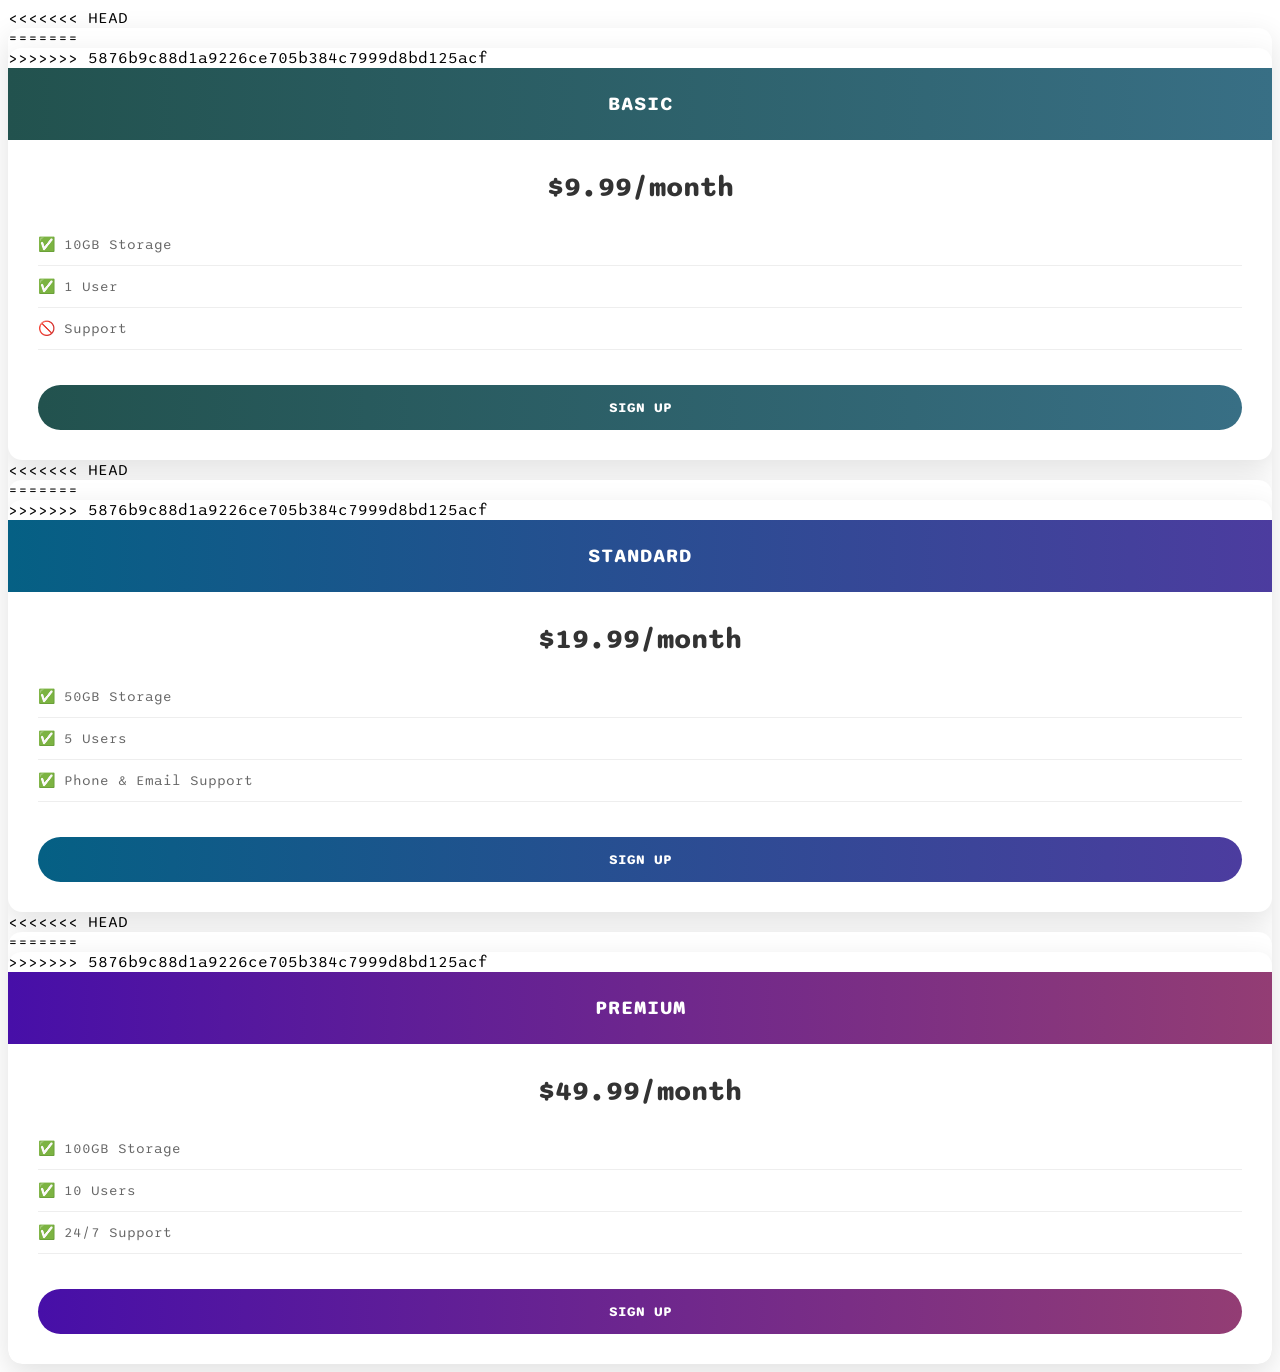
<file: index.html>
<!DOCTYPE html>
<html>
  <head>
    <title>Flexbox Pricing Table</title>
    <link rel="preconnect" href="https://fonts.googleapis.com" />
    <link rel="preconnect" href="https://fonts.gstatic.com" crossorigin />
    <link
      href="https://fonts.googleapis.com/css2?family=Sono:wght@400;700&display=swap"
      rel="stylesheet"
    />
    <style>
      body {
        font-family: "Sono", sans-serif;
      }
<<<<<<< HEAD
      .pricing-container{
        display: flex;
        justify-content: center;
        /* align-items:stretch;  */
        gap:30px;
        padding:60px 20px;
      }
      .pricing-plan{
        display:flex;
        flex-direction: column;
        flex:1;
        background: #fff;
        border-radius: 14px;
        box-shadow: 0 10px 30px rgba(0, 0, 0, 0.12);
        overflow: hidden;
      }
      .plan-title{
        padding:24px 10px;
        text-align: center;
        color:#fff;
        font-size: 20px;
        font-weight: 700;
        text-transform: uppercase;
        letter-spacing: 1px;
      }
      .plan-price{
        padding:30px 15px 10px;
        text-align: center;
        font-size: 28px;
        font-weight: 700;
        color:#333;
      }
      .plan-features{
        list-style: none;
        margin:0;
        padding:10px 30px;
        flex:1;
      }
      .plan-features li{
        padding:12px 0;
        border-bottom: 1px solid #eee;
        font-size: 14px;
        color:#666;
      }
      .plan-button{
        margin:25px 30px 30px;
        padding:14px;
        border:none;
        border-radius:30px;
        color:#fff;
        font-weight: 700;
        font-size: 14px;
        font-family: inherit;
        text-transform: uppercase;
        cursor: pointer;
      }
      .plan-button:hover{
        opacity:0.85;
      }
      /* ===== COLORS PER PLAN ===== */
      .basic .plan-title,
      .basic .plan-button {
          background: linear-gradient(90deg, #22524e, #386f85); 
      }
      .standard .plan-title,
      .standard .plan-button {
          background: linear-gradient(90deg, #056084, #4c3c9f); 
      }
      .premium .plan-title,
      .premium .plan-button {
          background: linear-gradient(90deg, #470fa8, #933d74);   
      }
      /* Hint: What can you do with a media query and flexbox? */
      @media (max-width: 1250px) {
        .pricing-container{
          display: flex;
          flex-direction: column;
        }
        .pricing-plan{
          width:100%;
        }
=======

      /* Hint: What can you do with a media query and flexbox? */
      @media (max-width: 1250px) {
>>>>>>> 5876b9c88d1a9226ce705b384c7999d8bd125acf
      }
    </style>
  </head>

  <body>
    <div class="pricing-container">
<<<<<<< HEAD
      <div class="pricing-plan basic">
=======
      <div class="pricing-plan">
>>>>>>> 5876b9c88d1a9226ce705b384c7999d8bd125acf
        <div class="plan-title">Basic</div>
        <div class="plan-price">$9.99/month</div>
        <ul class="plan-features">
          <li>✅ 10GB Storage</li>
          <li>✅ 1 User</li>
          <li>🚫 Support</li>
        </ul>
        <button class="plan-button">Sign Up</button>
      </div>
<<<<<<< HEAD
      <div class="pricing-plan standard">
=======
      <div class="pricing-plan">
>>>>>>> 5876b9c88d1a9226ce705b384c7999d8bd125acf
        <div class="plan-title">Standard</div>
        <div class="plan-price">$19.99/month</div>
        <ul class="plan-features">
          <li>✅ 50GB Storage</li>
          <li>✅ 5 Users</li>
          <li>✅ Phone &amp; Email Support</li>
        </ul>
        <button class="plan-button">Sign Up</button>
      </div>
<<<<<<< HEAD
      <div class="pricing-plan premium">
=======
      <div class="pricing-plan">
>>>>>>> 5876b9c88d1a9226ce705b384c7999d8bd125acf
        <div class="plan-title">Premium</div>
        <div class="plan-price">$49.99/month</div>
        <ul class="plan-features">
          <li>✅ 100GB Storage</li>
          <li>✅ 10 Users</li>
          <li>✅ 24/7 Support</li>
        </ul>
        <button class="plan-button">Sign Up</button>
      </div>
    </div>
  </body>
</html>
</file>
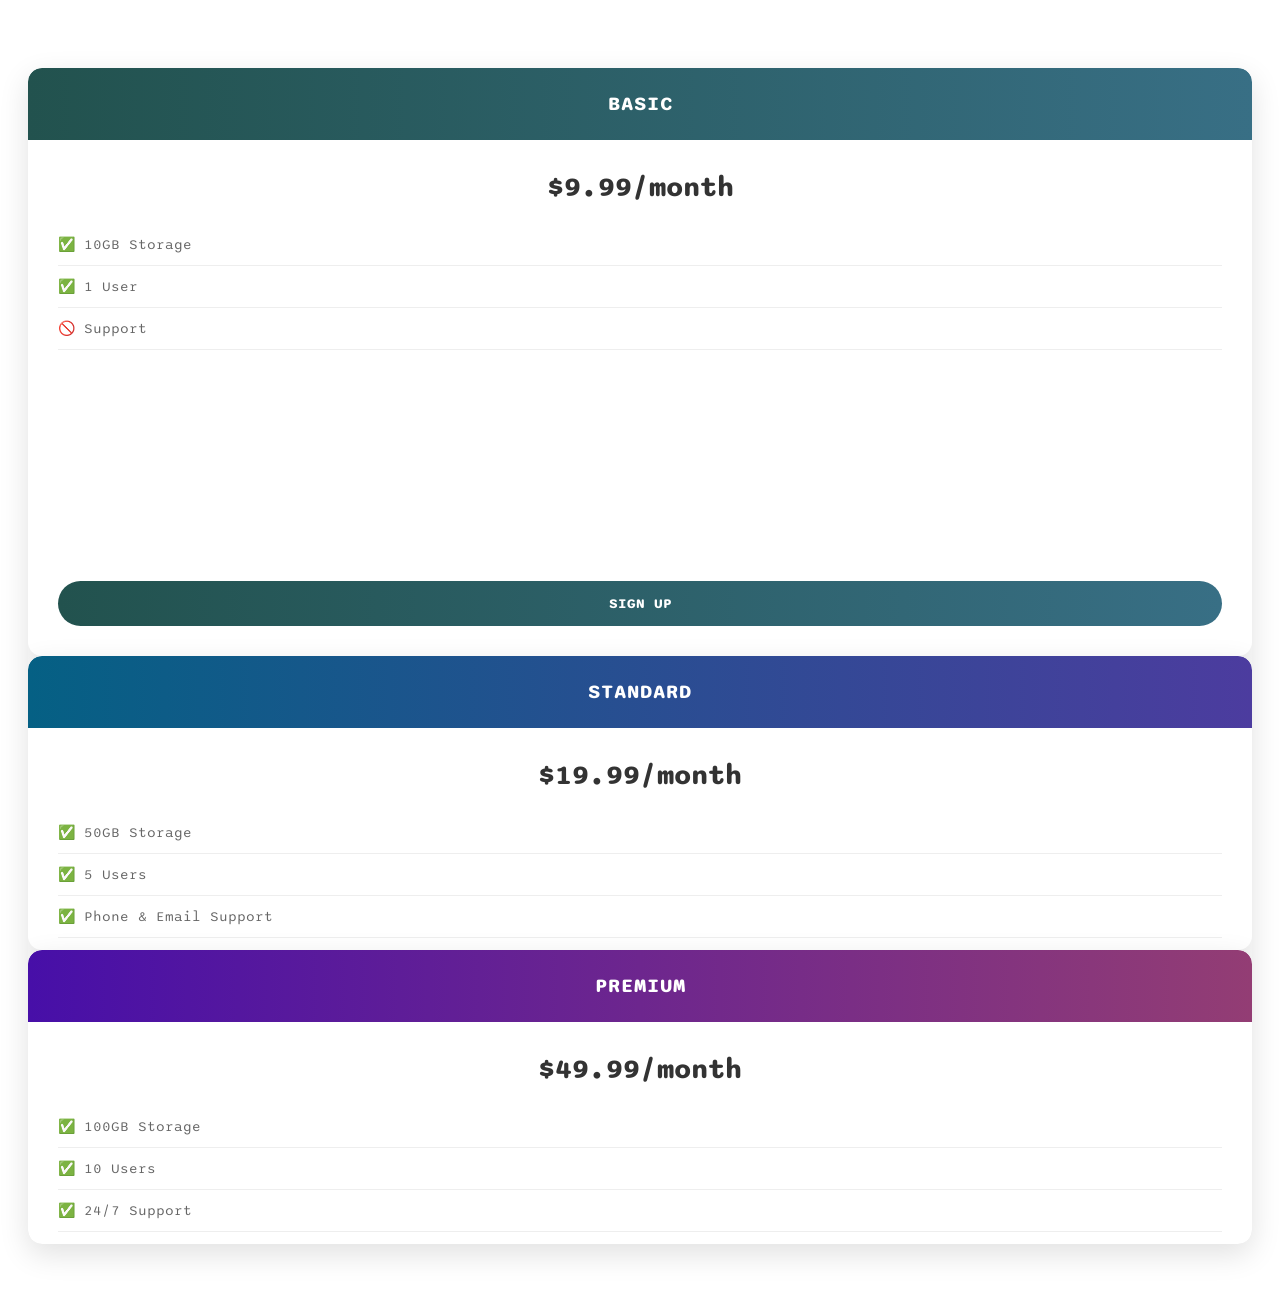
<file: EX 3/index.html>
<!DOCTYPE html>
<html>
  <head>
    <title>Flexbox Pricing Table</title>
    <link rel="preconnect" href="https://fonts.googleapis.com" />
    <link rel="preconnect" href="https://fonts.gstatic.com" crossorigin />
    <link
      href="https://fonts.googleapis.com/css2?family=Sono:wght@400;700&display=swap"
      rel="stylesheet"
    />
    <style>
      body {
        font-family: "Sono", sans-serif;
      }
      .pricing-container{
        display: flex;
        justify-content: center;
        /* align-items:stretch;  */
        gap:30px;
        padding:60px 20px;
      }
      .pricing-plan{
        display:flex;
        flex-direction: column;
        flex:1;
        background: #fff;
        border-radius: 14px;
        box-shadow: 0 10px 30px rgba(0, 0, 0, 0.12);
        overflow: hidden;
      }
      .plan-title{
        padding:24px 10px;
        text-align: center;
        color:#fff;
        font-size: 20px;
        font-weight: 700;
        text-transform: uppercase;
        letter-spacing: 1px;
      }
      .plan-price{
        padding:30px 15px 10px;
        text-align: center;
        font-size: 28px;
        font-weight: 700;
        color:#333;
      }
      .plan-features{
        list-style: none;
        margin:0;
        padding:10px 30px;
        flex:1;
      }
      .plan-features li{
        padding:12px 0;
        border-bottom: 1px solid #eee;
        font-size: 14px;
        color:#666;
      }
      .plan-button{
        margin:25px 30px 30px;
        padding:14px;
        border:none;
        border-radius:30px;
        color:#fff;
        font-weight: 700;
        font-size: 14px;
        font-family: inherit;
        text-transform: uppercase;
        cursor: pointer;
      }
      .plan-button:hover{
        opacity:0.85;
      }
      /* ===== COLORS PER PLAN ===== */
      .basic .plan-title,
      .basic .plan-button {
          background: linear-gradient(90deg, #22524e, #386f85); 
      }
      .standard .plan-title,
      .standard .plan-button {
          background: linear-gradient(90deg, #056084, #4c3c9f); 
      }
      .premium .plan-title,
      .premium .plan-button {
          background: linear-gradient(90deg, #470fa8, #933d74);   
      }
      /* Hint: What can you do with a media query and flexbox? */
      @media (max-width: 1250px) {
        .pricing-container{
          display: flex;
          flex-direction: column;
        }
      }
        .pricing-plan{
          width:100%;
        }

      /* Hint: What can you do with a media query and flexbox? */
      @media (max-width: 1250px) {
      }
    </style>
  </head>

  <body>
    <div class="pricing-container">

      <div class="pricing-plan basic">

      <div class="pricing-plan">
        <div class="plan-title">Basic</div>
        <div class="plan-price">$9.99/month</div>
        <ul class="plan-features">
          <li>✅ 10GB Storage</li>
          <li>✅ 1 User</li>
          <li>🚫 Support</li>
        </ul>
        <button class="plan-button">Sign Up</button>
      </div>
      <div class="pricing-plan standard">
      <div class="pricing-plan">
        <div class="plan-title">Standard</div>
        <div class="plan-price">$19.99/month</div>
        <ul class="plan-features">
          <li>✅ 50GB Storage</li>
          <li>✅ 5 Users</li>
          <li>✅ Phone &amp; Email Support</li>
        </ul>
        <button class="plan-button">Sign Up</button>
      </div>
      <div class="pricing-plan premium">
      <div class="pricing-plan">

        <div class="plan-title">Premium</div>
        <div class="plan-price">$49.99/month</div>
        <ul class="plan-features">
          <li>✅ 100GB Storage</li>
          <li>✅ 10 Users</li>
          <li>✅ 24/7 Support</li>
        </ul>
        <button class="plan-button">Sign Up</button>
      </div>
    </div>
  </body>
</html>
</file>
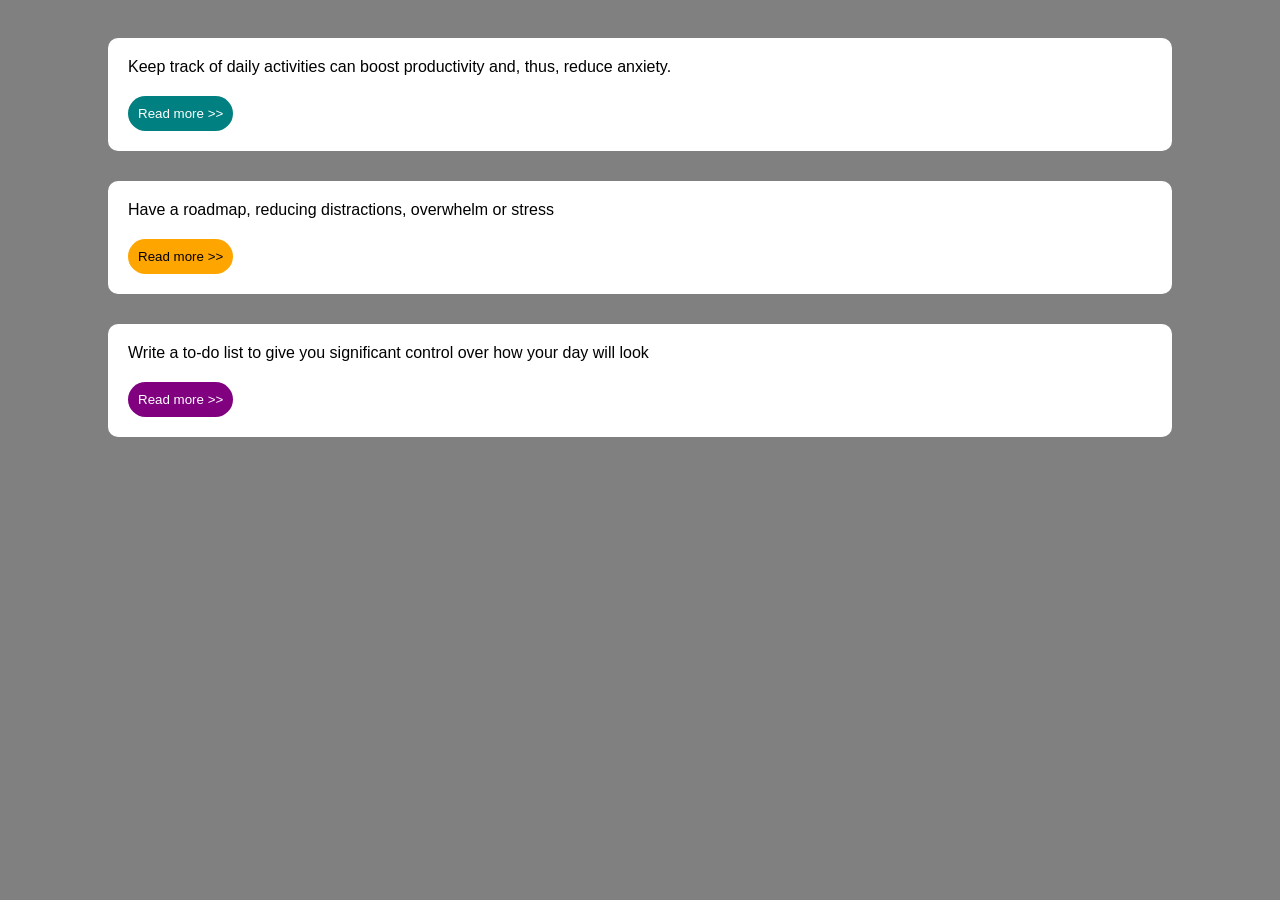
<file: START CODE/EX-1/index.html>
<!DOCTYPE html>
<html lang="en">
<head>
    <meta charset="UTF-8">
    <meta http-equiv="X-UA-Compatible" content="IE=edge">
    <meta name="viewport" content="width=device-width, initial-scale=1.0">
    <link rel="stylesheet" href="style.css">
</head>
<body>
    <div class="container">
    <div class="child">
      <p>Keep track of daily activities can boost productivity and, thus, reduce anxiety.</p>
      <button class="b color1">Read more >></button>
  </div>
  <div class="child">
      <p>Have a roadmap, reducing distractions, overwhelm or stress</p>
      <button class="b color2">Read more >></button>
  </div>
  <div class="child">
      <p>Write a to-do list to give you significant control over how your day will look</p>
      <button class="b color3">Read more >></button>
  </div>
    </div>
 
</body>
</html>
</file>
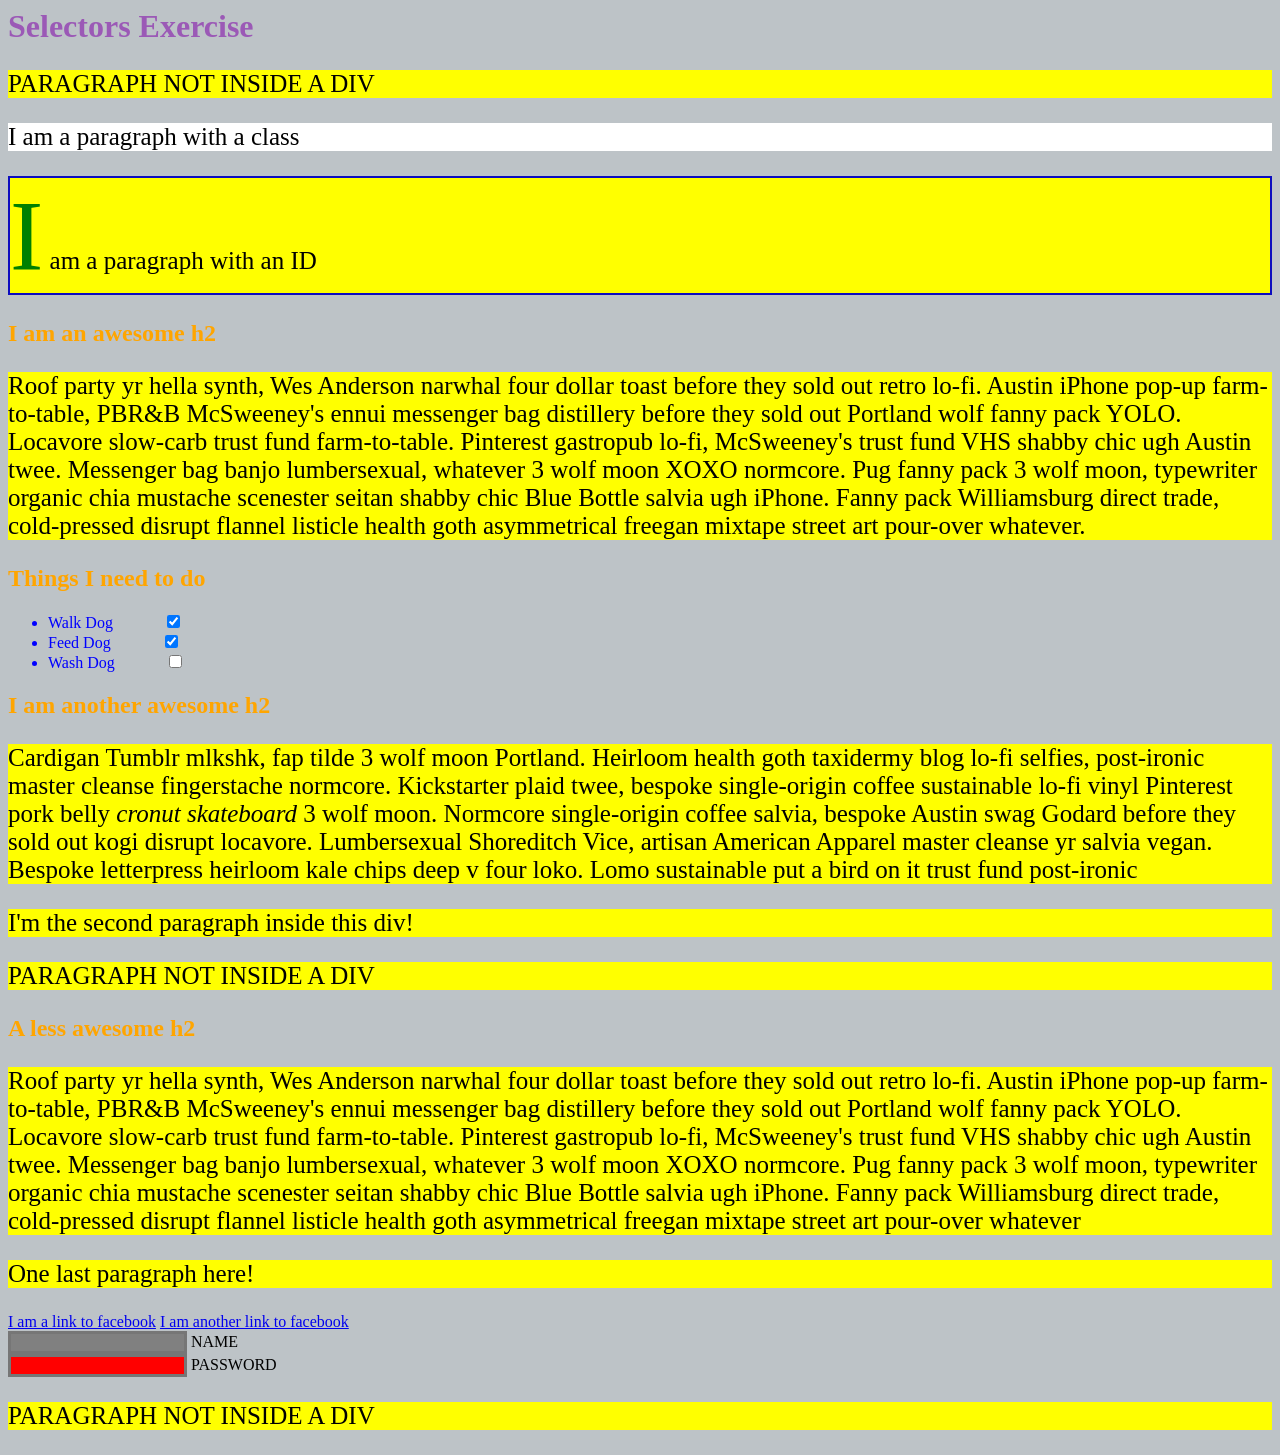
<file: START CODE/EX-2/index.html>
<html>
  <head>
    <meta charset="UTF-8" />
    <title>Selectors Exercise</title>
    <link rel="stylesheet" type="text/css" href="selectors.css" />
  </head>
  <body>
    <h1>Selectors Exercise</h1>

    <p>PARAGRAPH NOT INSIDE A DIV</p>

    <div>
      <p class="hello">I am a paragraph with a class</p>
      <p id="special">I am a paragraph with an ID</p>

      <h2>I am an awesome h2</h2>

      <p>
        Roof party yr hella synth, Wes Anderson narwhal four dollar toast before
        they sold out retro lo-fi. Austin iPhone pop-up farm-to-table, PBR&B
        McSweeney's ennui messenger bag distillery before they sold out Portland
        wolf fanny pack YOLO. Locavore slow-carb trust fund farm-to-table.
        Pinterest gastropub lo-fi, McSweeney's trust fund VHS shabby chic ugh
        Austin twee. Messenger bag banjo lumbersexual, whatever 3 wolf moon XOXO
        normcore. Pug fanny pack 3 wolf moon, typewriter organic chia mustache
        scenester seitan shabby chic Blue Bottle salvia ugh iPhone. Fanny pack
        Williamsburg direct trade, cold-pressed disrupt flannel listicle health
        goth asymmetrical freegan mixtape street art pour-over whatever.
      </p>
    </div>

    <div>
      <h2>Things I need to do</h2>

      <ul>
        <li>Walk Dog <input type="checkbox" checked /></li>
        <li>Feed Dog <input type="checkbox" checked /></li>
        <li>Wash Dog <input type="checkbox" /></li>
      </ul>
    </div>

    <div>
      <h2>I am another awesome h2</h2>

      <p>
        Cardigan Tumblr mlkshk, fap tilde 3 wolf moon Portland. Heirloom health
        goth taxidermy blog lo-fi selfies, post-ironic master cleanse
        fingerstache normcore. Kickstarter plaid twee, bespoke single-origin
        coffee sustainable lo-fi vinyl Pinterest pork belly
        <em>cronut skateboard</em> 3 wolf moon. Normcore single-origin coffee
        salvia, bespoke Austin swag Godard before they sold out kogi disrupt
        locavore. Lumbersexual Shoreditch Vice, artisan American Apparel master
        cleanse yr salvia vegan. Bespoke letterpress heirloom kale chips deep v
        four loko. Lomo sustainable put a bird on it trust fund post-ironic
      </p>

      <p>I'm the second paragraph inside this div!</p>
    </div>

    <p>PARAGRAPH NOT INSIDE A DIV</p>

    <div>
      <h2>A less awesome h2</h2>

      <p>
        Roof party yr hella synth, Wes Anderson narwhal four dollar toast before
        they sold out retro lo-fi. Austin iPhone pop-up farm-to-table, PBR&B
        McSweeney's ennui messenger bag distillery before they sold out Portland
        wolf fanny pack YOLO. Locavore slow-carb trust fund farm-to-table.
        Pinterest gastropub lo-fi, McSweeney's trust fund VHS shabby chic ugh
        Austin twee. Messenger bag banjo lumbersexual, whatever 3 wolf moon XOXO
        normcore. Pug fanny pack 3 wolf moon, typewriter organic chia mustache
        scenester seitan shabby chic Blue Bottle salvia ugh iPhone. Fanny pack
        Williamsburg direct trade, cold-pressed disrupt flannel listicle health
        goth asymmetrical freegan mixtape street art pour-over whatever
      </p>

      <p>One last paragraph here!</p>

      <a href="https://www.facebook.com">I am a link to facebook</a>
      <a href="https://www.facebook.com">I am another link to facebook</a>
      <br />

      <input type="text" name="name" /><label> Name</label><br />
      <input type="password" name="password" /><label> Password</label><br />
    </div>

    <p>PARAGRAPH NOT INSIDE A DIV</p>
  </body>
</html>
</file>
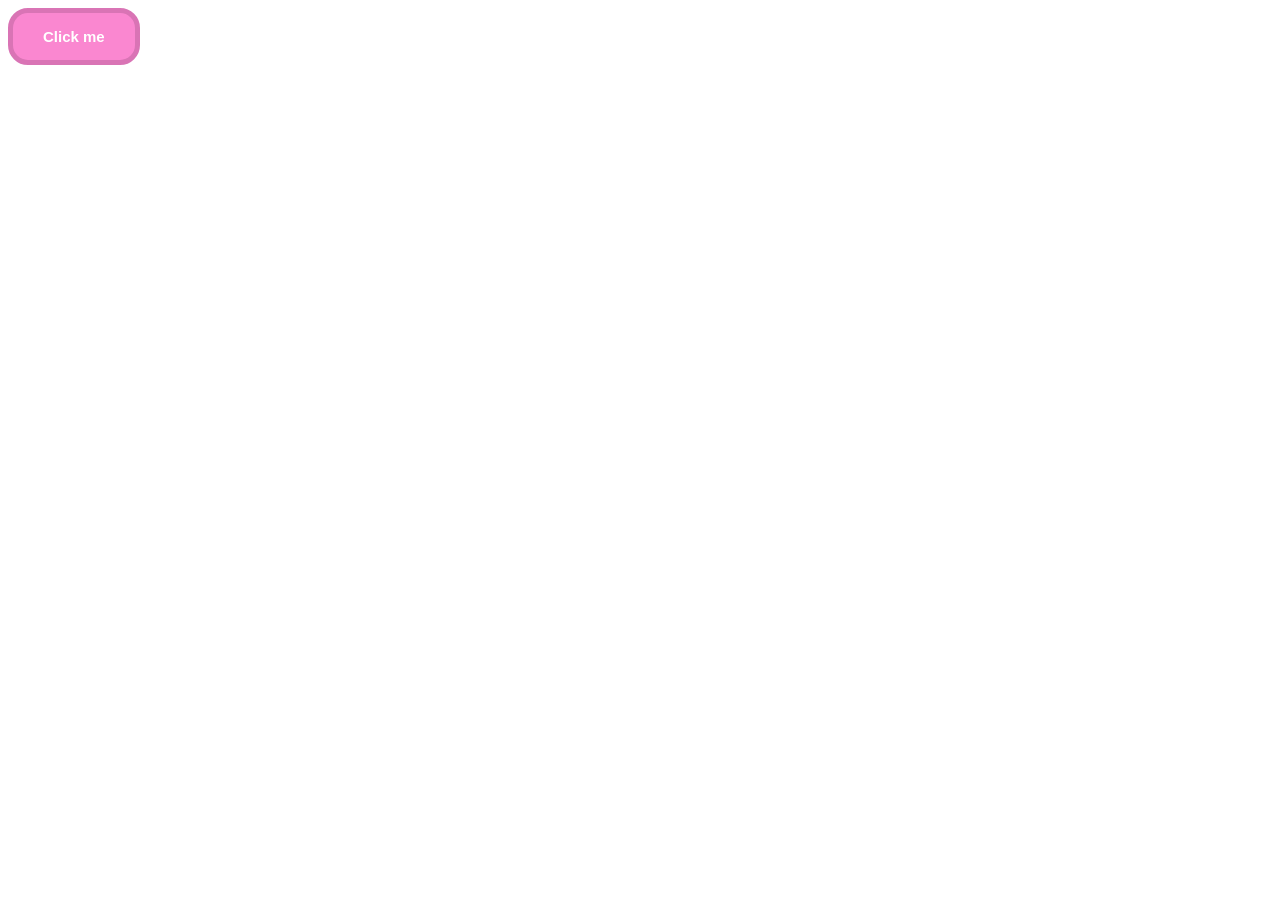
<file: START CODE/EX-3/index.html>
<!DOCTYPE html>
<html lang="en">
  <head>
    <meta charset="UTF-8" />
    <link rel="stylesheet" type="text/css" href="style.css" />
  </head>
  <body>
    <button>Click me</button>
  </body>
</html>
</file>
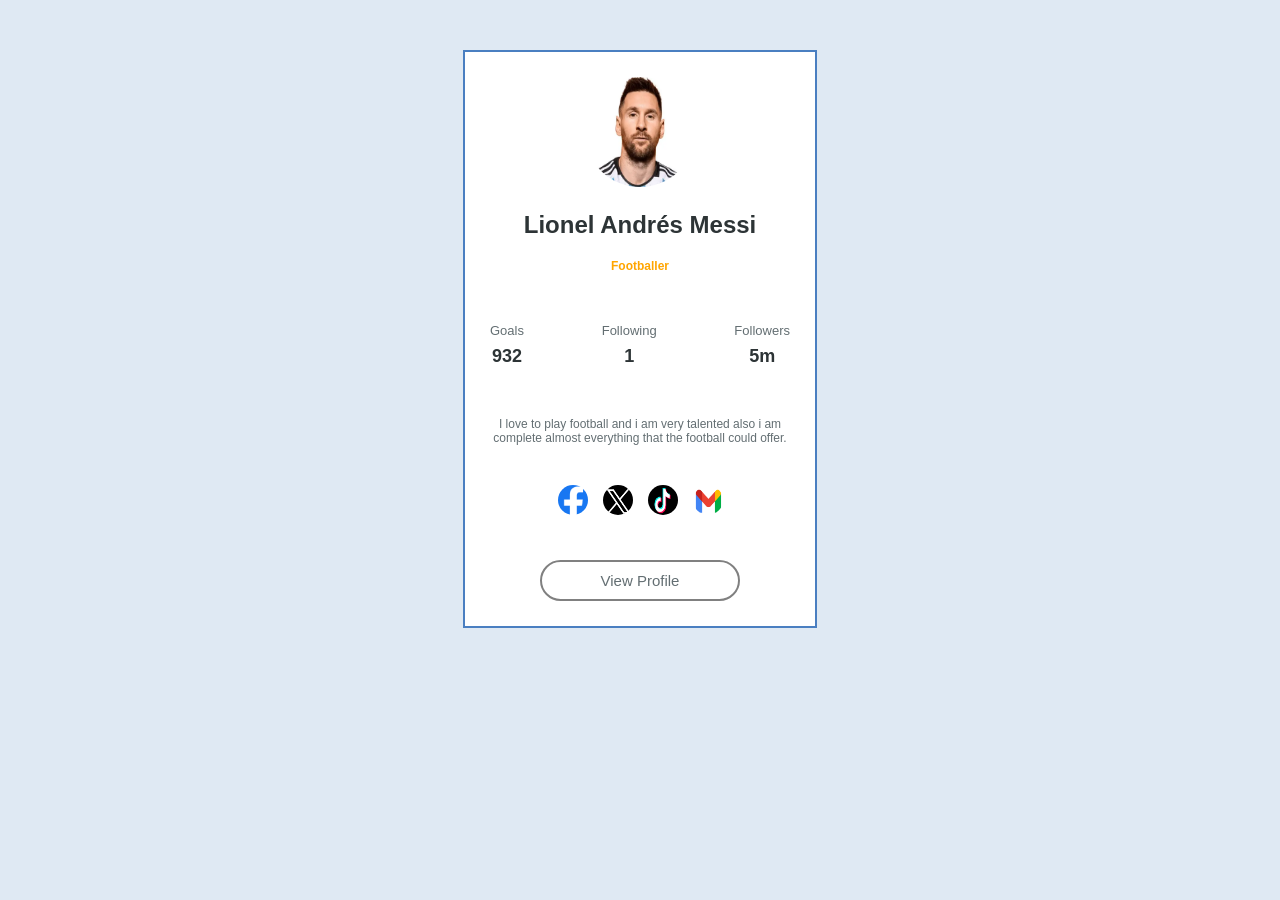
<file: START CODE/EX-4/index.html>
<!DOCTYPE html>
<html lang="en">
<head>
    <meta charset="UTF-8">
    <meta name="viewport" content="width=device-width, initial-scale=1.0">
    <title>Profile Picture</title>
    <link rel="stylesheet" href="style.css">
    <style>
        body{
            background-color: #dfe9f3;
            font-family: Arial;
}
    </style>
</head>
<body>
    <div class="card">
        <img src="Profile.png" class="picture">
        <h2>Lionel Andrés Messi</h2>
        <p class="role">Footballer</p>
         <div class="container">
            <div class="stat">
                <span class="label">Goals</span>
                <span class="number">932</span>
            </div>
            <div class="stat">
                <span class="label">Following</span>
                <span class="number">1</span>
            </div>
            <div class="stat">
                <span class="label">Followers</span>
                <span class="number">5m</span>
            </div>
        </div>
        <p class="bio">I love to play football and i am very talented also i am complete almost everything that the football could offer.</p>
        <div class="social">
             <img src="Facebook.png" class="social">
            <img src="Twitter.png" class="social">
            <img src="Tiktok.png" class="social">
            <img src="Gmail.png" class="social">
        </div>
        <button>View Profile</button>
    </div>
</body>
</html>
</file>
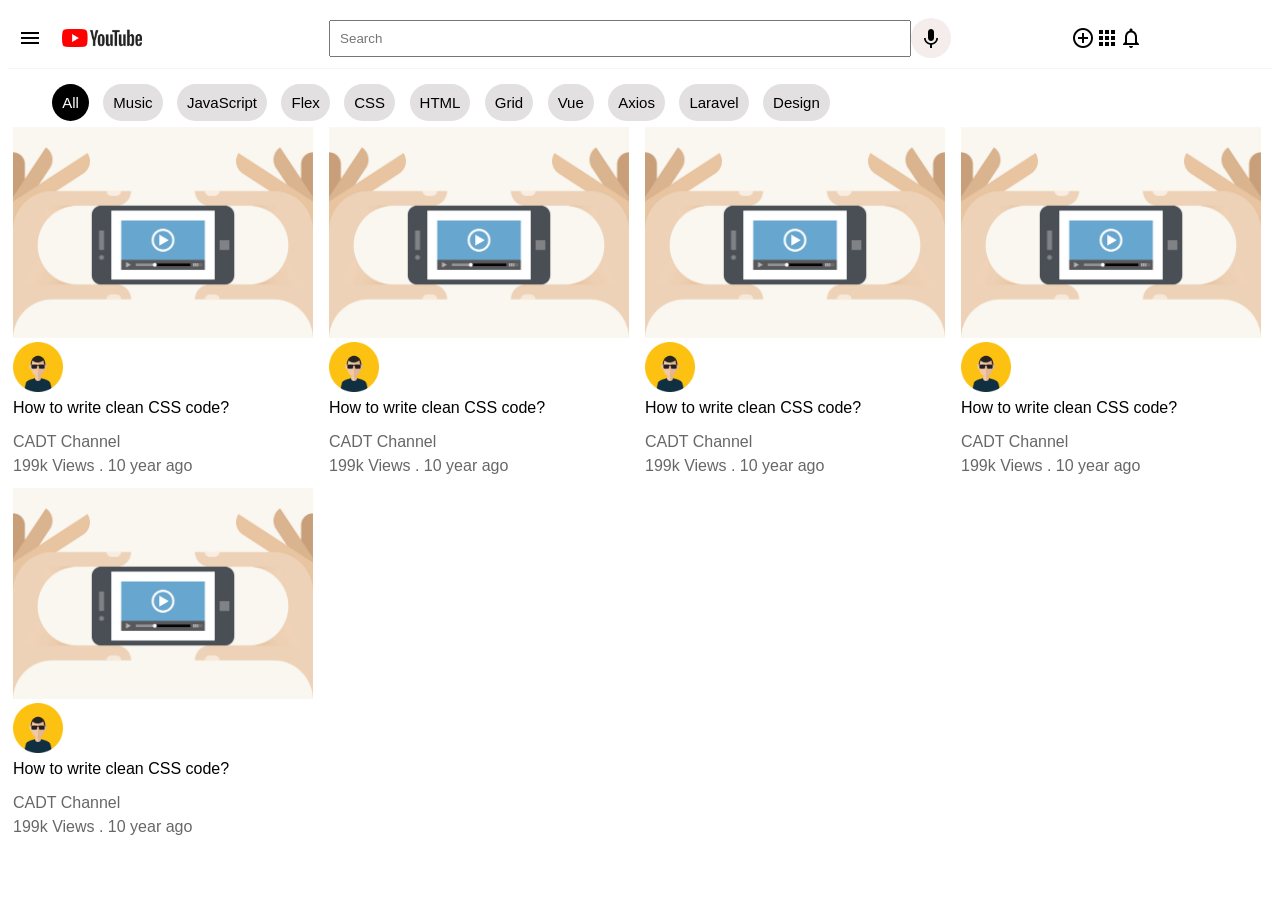
<file: EX 2/index (4).html>
<!DOCTYPE html>
<html lang="en">
<head>
    <meta charset="UTF-8">
    <meta http-equiv="X-UA-Compatible" content="IE=edge">
    <meta name="viewport" content="width=device-width, initial-scale=1.0">
    <title>YouTube</title>
    <link rel="stylesheet" href="https://fonts.googleapis.com/icon?family=Material+Icons">
    <link rel="stylesheet" href="css/main.css">
</head>
<body>
    <nav>
        <div class="nav-left">
            <i class="material-icons">menu</i>
            <img src="assets/logo.jpg" alt="logo" width="80">
        </div>
        <div class="nav-center">
            <input type="text" placeholder="Search">
            <i class="material-icons">keyboard_voice</i>
        </div>
        <div class="nav-right">
            <i class="material-icons">control_point</i>
            <i class="material-icons">apps</i>
            <i class="material-icons">notifications_none</i>
        </div>
    </nav>
    <header>
        <span class="active">All</span>
        <span>Music</span>
        <span>JavaScript</span>
        <span>Flex</span>
        <span>CSS</span>
        <span>HTML</span>
        <span>Grid</span>
        <span>Vue</span>
        <span>Axios</span>
        <span>Laravel</span>
        <span>Design</span>
    </header>
    <section class="video-container">
        <div class="video">
            <div class="video-thumbnail">
                <img src="assets/video-icon.png" alt="" width="300">
            </div>
            <div class="video-text">
                <div class="avatar">
                    <img src="assets/avatar.jpg" alt="" width="50">
                </div>
                <div class="text">
                    <strong>How to write clean CSS code?</strong>
                    <p>CADT Channel</p>
                    <span>199k Views . 10 year ago</span>
                </div>
            </div>
        </div>

        <div class="video">
            <div class="video-thumbnail">
                <img src="assets/video-icon.png" alt="" width="300">
            </div>
            <div class="video-text">
                <div class="avatar">
                    <img src="assets/avatar.jpg" alt="" width="50">
                </div>
                <div class="text">
                    <strong>How to write clean CSS code?</strong>
                    <p>CADT Channel</p>
                    <span>199k Views . 10 year ago</span>
                </div>
            </div>
        </div>

        <div class="video">
            <div class="video-thumbnail">
                <img src="assets/video-icon.png" alt="" width="300">
            </div>
            <div class="video-text">
                <div class="avatar">
                    <img src="assets/avatar.jpg" alt="" width="50">
                </div>
                <div class="text">
                    <strong>How to write clean CSS code?</strong>
                    <p>CADT Channel</p>
                    <span>199k Views . 10 year ago</span>
                </div>
            </div>
        </div>

        <div class="video">
            <div class="video-thumbnail">
                <img src="assets/video-icon.png" alt="" width="300">
            </div>
            <div class="video-text">
                <div class="avatar">
                    <img src="assets/avatar.jpg" alt="" width="50">
                </div>
                <div class="text">
                    <strong>How to write clean CSS code?</strong>
                    <p>CADT Channel</p>
                    <span>199k Views . 10 year ago</span>
                </div>
            </div>
        </div>

        <div class="video">
            <div class="video-thumbnail">
                <img src="assets/video-icon.png" alt="" width="300">
            </div>
            <div class="video-text">
                <div class="avatar">
                    <img src="assets/avatar.jpg" alt="" width="50">
                </div>
                <div class="text">
                    <strong>How to write clean CSS code?</strong>
                    <p>CADT Channel</p>
                    <span>199k Views . 10 year ago</span>
                </div>
            </div>
        </div>
        
       
    </section>
</body>
</html>
</file>
<file: START CODE/EX-1/style.css>
body {
    background: grey;
    font-family: sans-serif;
}
.container{
    padding:30px 100px;
    display: flex;
    flex-direction: column;
    gap:30px;
}
.child{
    background-color: white;
    border-radius: 10px;
    padding:20px;
}
.child p{
    margin:0 0 20px 0;
}
.b{
    border-radius: 30px;
    padding:10px;
    border: none;
    cursor: pointer;
}
.color1{
    background-color:#008080;
    color: white;
}
.color2{
    background-color:#FFA500;
    color: black;
}
.color3{
    background-color:#800080;
    color: white;
}
</file>
<file: START CODE/EX-2/selectors.css>
/* Style the HTML elements according to the following instructions. 
DO NOT ALTER THE EXISTING HTML TO DO THIS.  WRITE ONLY CSS!*/
 

/* MANDATORY CHALLENGES */

/* Give the <body> element a background of #bdc3c7*/
body{
    background-color:#bdc3c7 ;
}

/* Make the <h1> element #9b59b6*/
h1{
    color:#9b59b6;
}

/* Make all <h2> elements orange */
h2{
    color:orange;
}

/* Make all <li> elements blue(pick your own hexadecimal blue)*/ 
li{
    color:blue;
}
/*Change the background on every paragraph to be yellow*/
p{
    background-color: yellow;
}

/*Make all inputs have a 3px red border*/
input{
    border-width: 3px;
    border-style: solid;
    background-color: red;
}
/* Give everything with the class 'hello' a white background*/
.hello{
    background-color: white;
}
/* Give the element with id 'special' a 2px solid blue border (pick your own rgb blue) */
#special{
    border: 2px solid rgb(13, 13, 191);
}



/* BONUS CHALLENGES */
/*You may need to research some other selectors and properties*/



/* Make all the <p>'s that are nested inside of divs 25px font(font-size: 25px)*/
p{
    font-size:25px ;
}

/* Make only inputs with type 'text' have a gray background*/
input[type="text"]{
    background-color:gray;
}

/* Make all "checked" checkboxes have a left margin of 50px(margin-left: 50px)*/
input[type="checkbox"]{
    margin-left: 50px;
}
/* Make the <label> elements all UPPERCASE without changing the HTML(definitely look this one up*/
label{
    text-transform: uppercase;
}
/* Make the first letter of the element with id 'special' green and 100px font size(font-size: 100)*/
#special::first-letter{
    color:green;
    font-size: 100px;
}
/* Make the <h1> element's color change to blue when hovered over */
h1:hover{
    color: blue;
}
</file>
<file: START CODE/EX-3/style.css>
/* TODO */
button{
    background-color: #FA87D0;
    border-width: 5px;
    border-style: solid;
    border-color: #D974B5;
    border-radius:20px;
    padding: 15px 30px;
    color: white;
    font-weight: bold;
    font-size: 15px;
    cursor: pointer;
}
button:hover{
    background-color: #AD5689;
    border-color: #6B3558;
}
</file>
<file: START CODE/EX-4/style.css>
.card{
    width:300px;
    margin:50px auto;
    padding: 25px;
    border:2px solid #4a7fc1;
    background-color: white;
    text-align: center;
}
.card h2{
    color: #2d3436;
    font-size: 24px;
}
.card p{
    color:#636e72;
    font-size: 12px;
}
.picture{
    width:110px;
    height:110px;
    border-radius: 50%;
}
.card .role{
    color:orange;
    font-weight: bold;
}
.container{
    display: flex;
    justify-content: space-between;
    margin:50px auto;
}
.stat{
    display: flex;
    flex-direction: column;
}
.label{
    color:#636e72;
    font-size: 13px;
}
.number{
    margin-top: 8px;
    font-size: 18px;
    font-weight: bold;
    color: #2d3436;
}
.card button{
    margin-top: 15px;
    padding:10px 30px;
    cursor: pointer;
    border-radius: 25px;
    border-width: 2px;
    border-style: solid;
    border-color:gray;
    width:200px;
    color:#636e72;
    background-color:white;
    font-size: 15px;
}
.card button:hover{
    color:black;
}
.social{
    display: flex;
    justify-content: center; 
    gap: 15px;
    margin-top: 20px;
}
.card .social img{
    width:30px;
    height: 30px;
    border-radius: 50px;
    margin-bottom: 30px;
}
</file>
<file: EX 2/css/main.css>
body {
    font-family: Roboto, Arial, sans-serif;
}
nav {
 
    /*  TODO */
    display: flex;
    justify-content: space-between;
    align-items: center;
    box-shadow: rgba(27, 31, 35, 0.04) 0px 1px 0px, rgba(255, 255, 255, 0.25) 0px 1px 0px inset;
    padding: 10px;
}
.nav-left {
    /*  TODO */
    display: flex;
    flex: 1;
    align-items: center;
    gap:20px;
}
.nav-right {
    /*  TODO */
    display: flex;
    align-items: center;
    justify-content: center;
    flex:1;
}
.nav-center {
    /*  TODO */
    display: flex;
    align-items: center;
    justify-content: center;
    flex:2;
}
.nav-center input {
    width: 90%;
    padding: 9px;
}
.nav-center i {
    background: #f5ecec;
    padding: 8px;
    box-sizing: border-box;
    border-radius: 50%;
}
header {
    width: 93%;
    margin: auto;
    margin-top: 16px;
    padding: 10px;
}
header span {
    padding: 10px;
    background: #e2e0e0;
    border-radius: 40px;
    cursor: pointer;
    font-size: 15px;
    margin-right: 10px;
}
.active {
    background: #000;
    color: #fff;
}
.video-container { 
    /*  TODO */
    display: flex;
    flex-wrap: wrap;
    justify-content: space-between;
}
.video {

   /*  TODO */
    width: 25%;
    box-sizing: border-box;
    padding: 5px;
}
.video-thumbnail img {
   /*  TODO */
   
}
.video-text {
  /*  TODO */
 
}


.text {
    line-height: 1.5;
}
.text p {
    margin: 0;
    margin-top: 10px;
}
.text p,
.text span {
    color: rgb(105, 102, 102);
}
.text strong {
    font-weight: 500;
}
</file>
